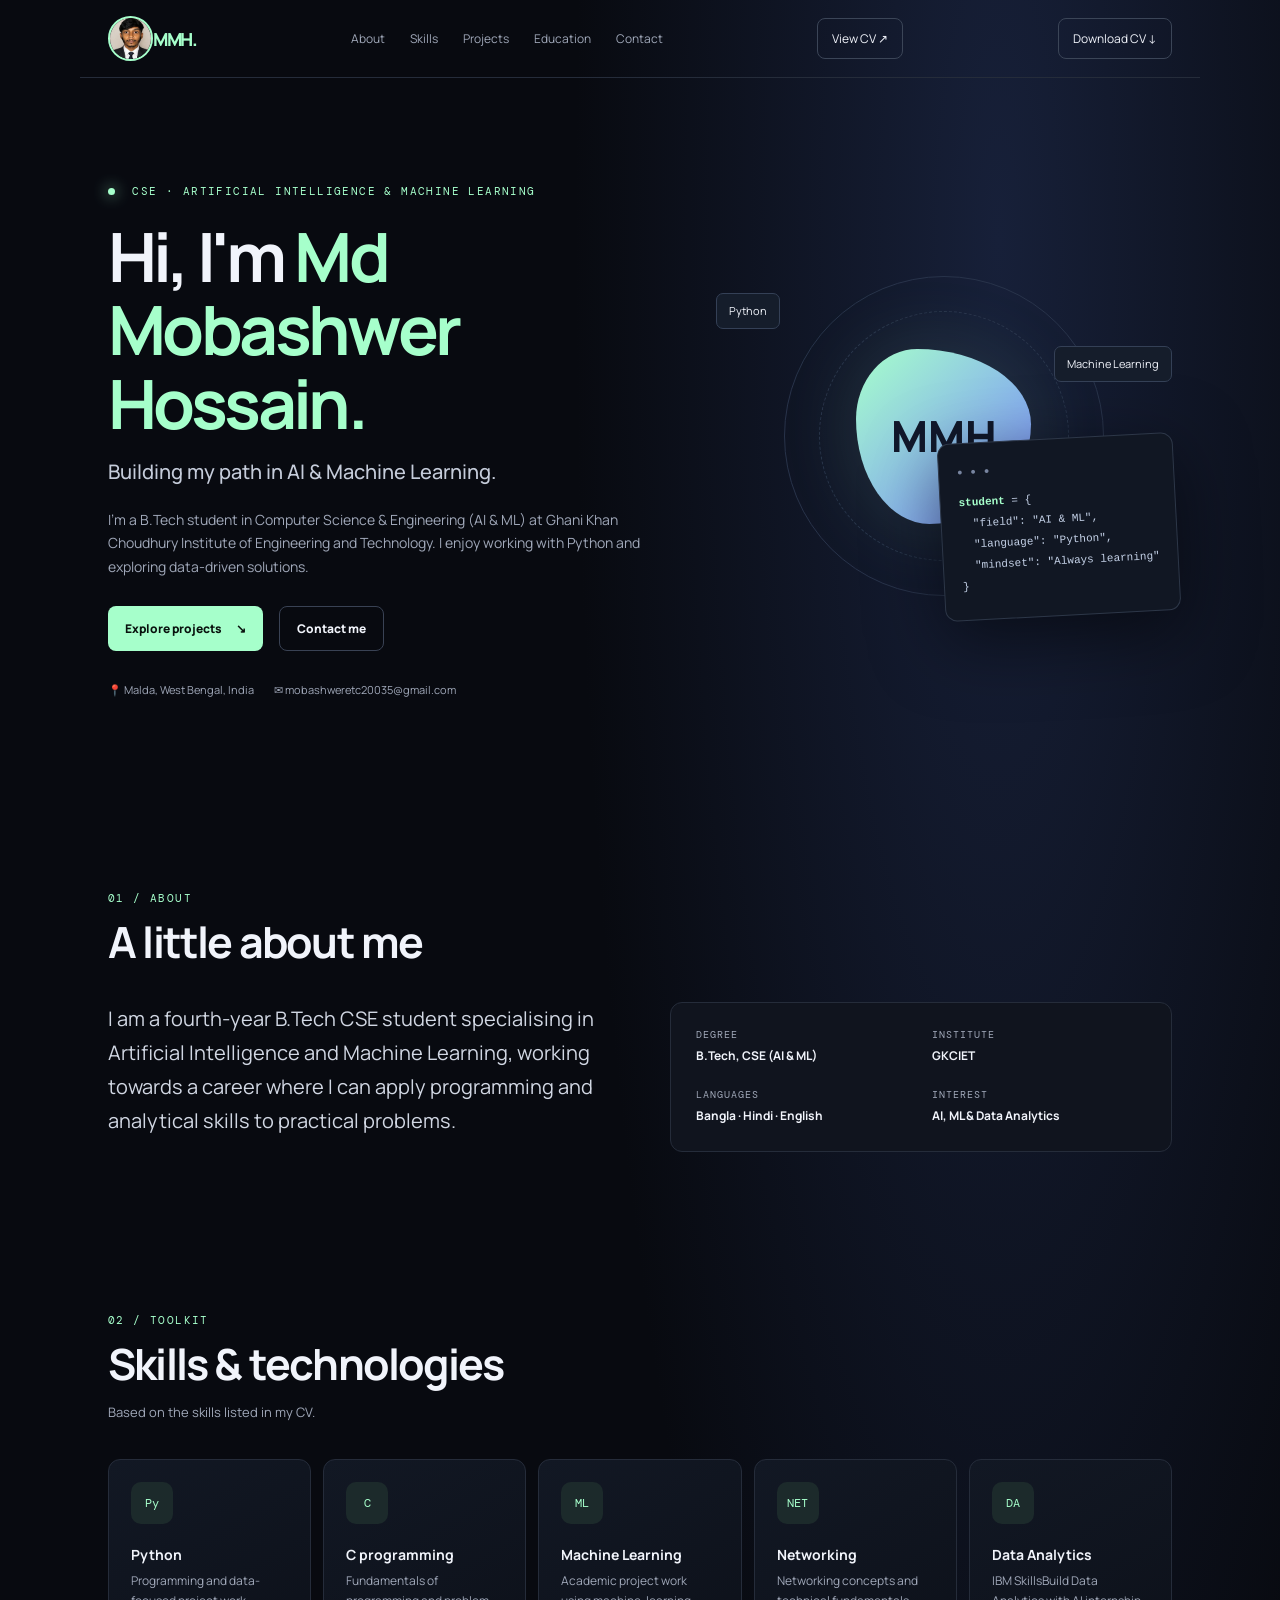
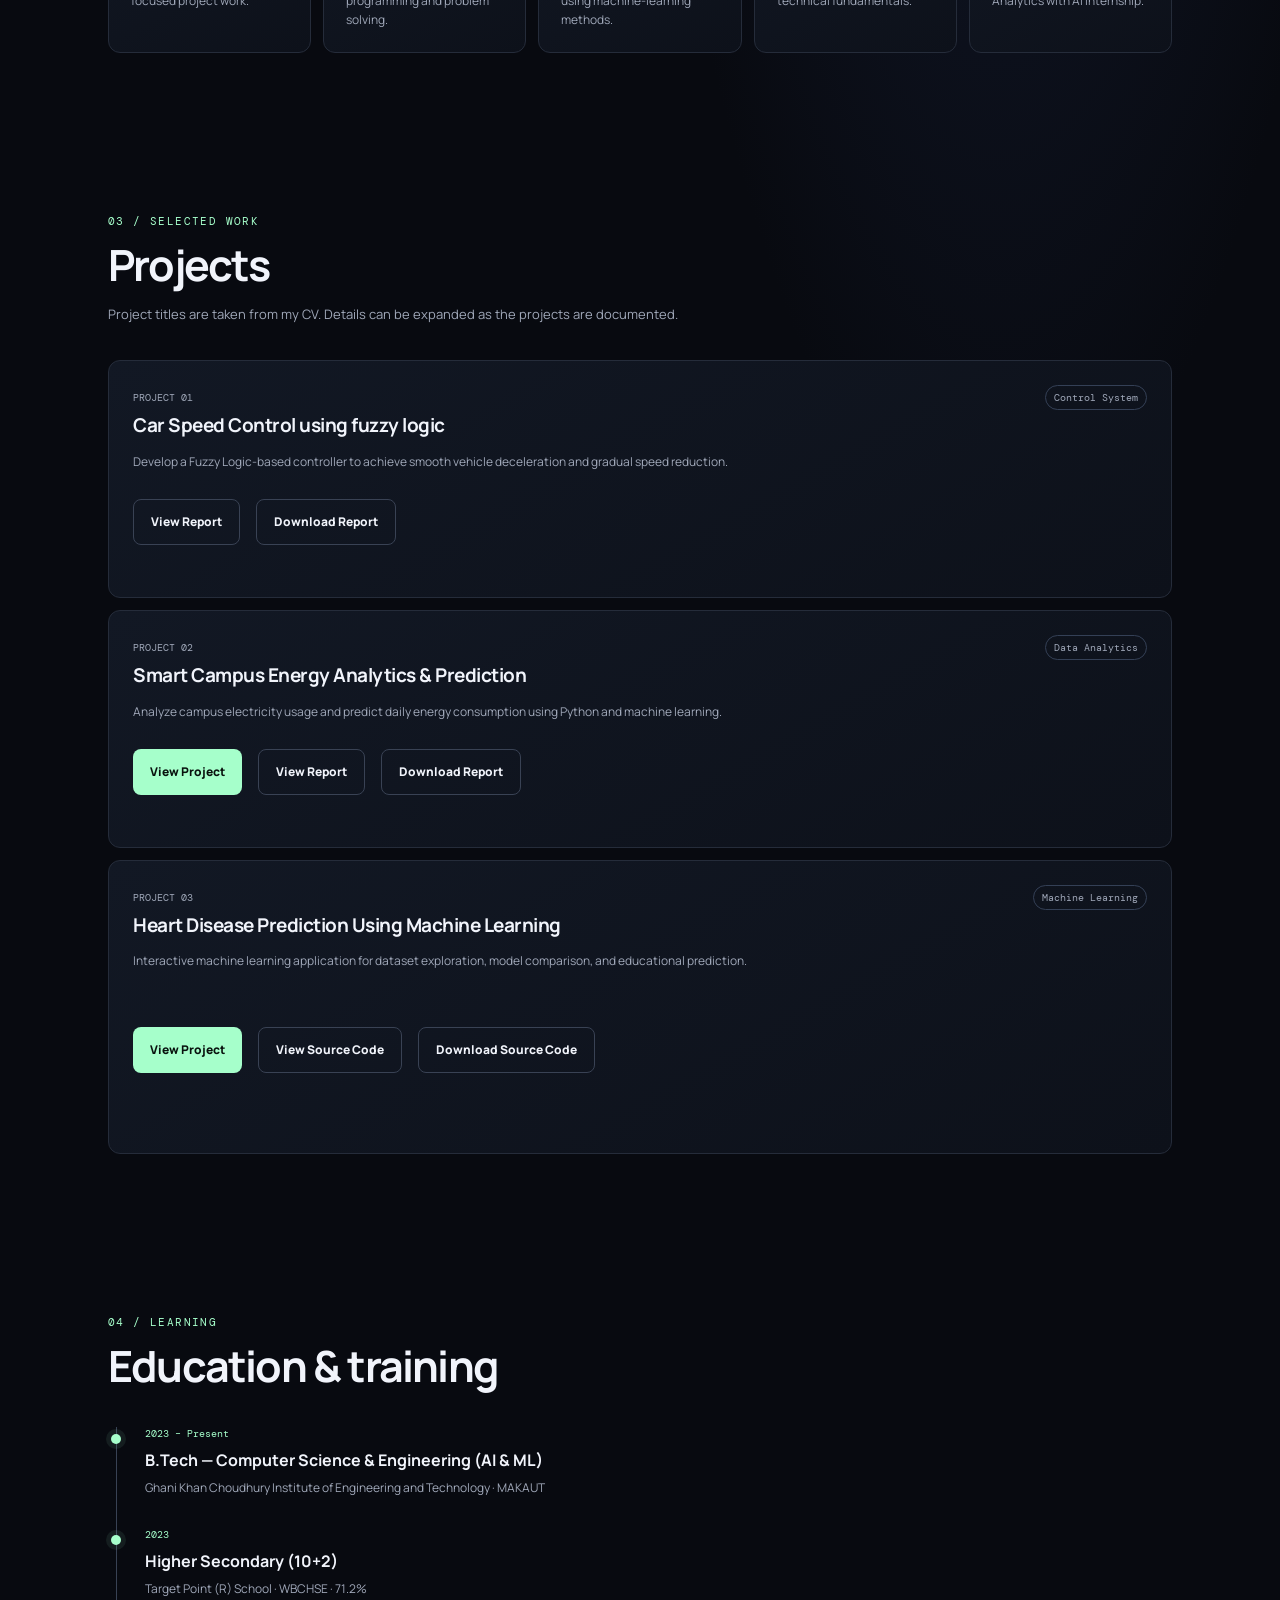
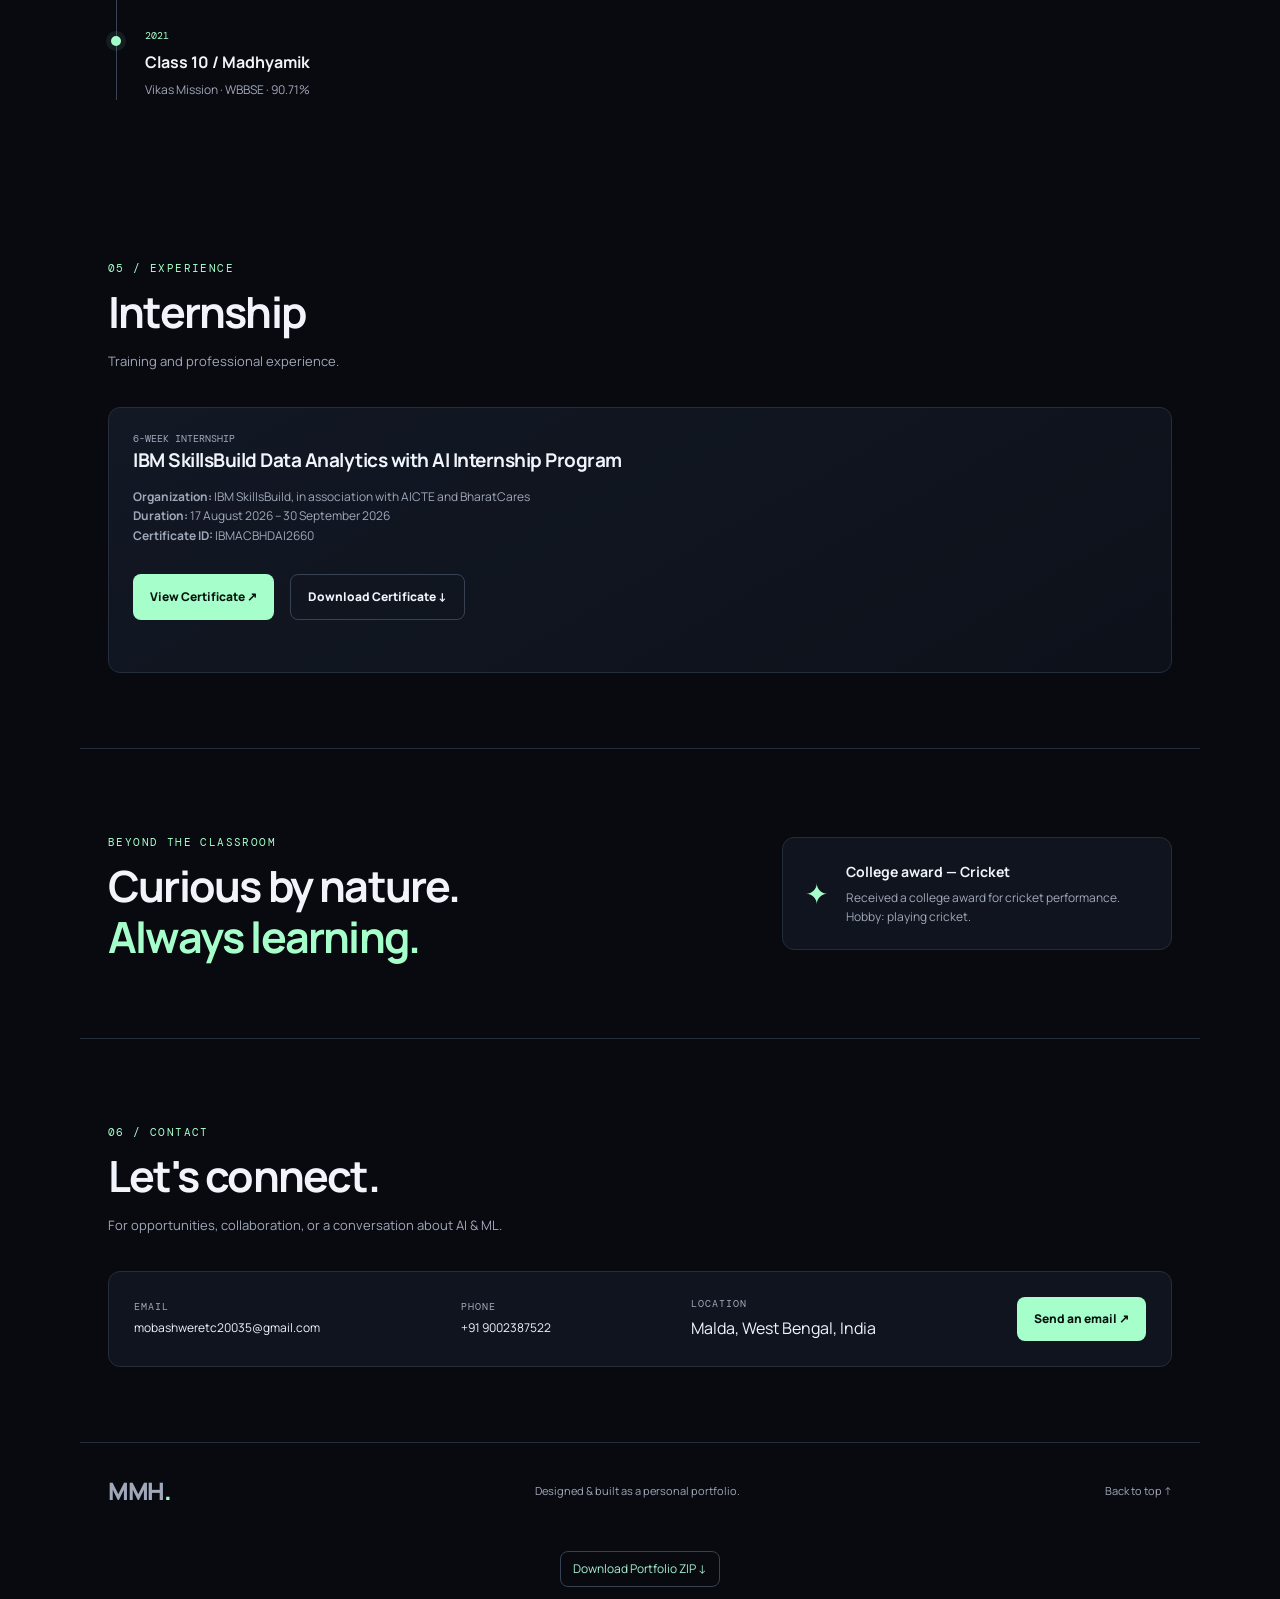
<file: index.html>
<!doctype html>
<html lang="en">
<head>
  <meta charset="utf-8">
  <meta name="viewport" content="width=device-width, initial-scale=1">
  <meta name="description" content="Portfolio of Md Mobashwer Hossain, B.Tech CSE (AI & ML) student.">
  <title>Md Mobashwer Hossain | AI & ML Portfolio</title>
  <link rel="stylesheet" href="style.css">
</head>
<body>
  <header class="topbar">
    <a class="brand" href="#home">
  <img src="assets/cv-photo-1-1.jpeg" alt="My Photo" class="profile-logo">
  <span>MMH.</span>
    </a>
    <nav aria-label="Main navigation">
      <a href="#about">About</a><a href="#skills">Skills</a><a href="#projects">Projects</a><a href="#education">Education</a><a href="#contact">Contact</a>
    </nav>
    
<a class="nav-cta" href="CV.pdf" target="_blank" rel="noopener">
  View CV ↗
</a>
<a class="nav-cta" href="CV.pdf" download>
  Download CV ↓
</a>
    
  </header>
  <main>
    <section class="hero" id="home">
      <div class="hero-copy">
        <p class="eyebrow"><span class="pulse"></span> CSE · ARTIFICIAL INTELLIGENCE & MACHINE LEARNING</p>
        <h1>Hi, I'm <span>Md Mobashwer Hossain.</span></h1>
        <h2>Building my path in AI &amp; Machine Learning.</h2>
        <p class="intro">I'm a B.Tech student in Computer Science &amp; Engineering (AI &amp; ML) at Ghani Khan Choudhury Institute of Engineering and Technology. I enjoy working with Python and exploring data-driven solutions.</p>
        <div class="hero-actions"><a class="button primary" href="#projects">Explore projects <span>↘</span></a><a class="button secondary" href="#contact">Contact me</a></div>
        <div class="hero-meta"><span>📍 Malda, West Bengal, India</span><span>✉ mobashweretc20035@gmail.com</span></div>
      </div>
      <div class="hero-card">
        <div class="orbit orbit-one"></div><div class="orbit orbit-two"></div>
        <div class="avatar" aria-label="Profile initials">MMH</div>
        <div class="code-card"><span class="dots">● ● ●</span><pre><code><b>student</b> = {
  "field": "AI & ML",
  "language": "Python",
  "mindset": "Always learning"
}</code></pre></div>
        <div class="float-tag tag-one">Python</div><div class="float-tag tag-two">Machine Learning</div>
      </div>
    </section>
    <section class="section" id="about">
      <div class="section-head"><p class="eyebrow">01 / ABOUT</p><h2>A little about me</h2></div>
      <div class="about-grid">
        <p class="large-copy">I am a fourth-year B.Tech CSE student specialising in Artificial Intelligence and Machine Learning, working towards a career where I can apply programming and analytical skills to practical problems.</p>
        <div class="info-panel"><div><span class="info-label">Degree</span><strong>B.Tech, CSE (AI &amp; ML)</strong></div><div><span class="info-label">Institute</span><strong>GKCIET</strong></div><div><span class="info-label">Languages</span><strong>Bangla · Hindi · English</strong></div><div><span class="info-label">Interest</span><strong>AI, ML &amp; Data Analytics</strong></div></div>
      </div>
    </section>
    <section class="section" id="skills">
      <div class="section-head"><p class="eyebrow">02 / TOOLKIT</p><h2>Skills &amp; technologies</h2><p class="section-note">Based on the skills listed in my CV.</p></div>
      <div class="skill-grid">
        <article class="skill-card"><span class="skill-icon">Py</span><h3>Python</h3><p>Programming and data-focused project work.</p></article>
        <article class="skill-card"><span class="skill-icon">C</span><h3>C programming</h3><p>Fundamentals of programming and problem solving.</p></article>
        <article class="skill-card"><span class="skill-icon">ML</span><h3>Machine Learning</h3><p>Academic project work using machine-learning methods.</p></article>
        <article class="skill-card"><span class="skill-icon">NET</span><h3>Networking</h3><p>Networking concepts and technical fundamentals.</p></article>
        <article class="skill-card"><span class="skill-icon">DA</span><h3>Data Analytics</h3><p>IBM SkillsBuild Data Analytics with AI internship.</p></article>
      </div>
    </section>
    <section class="section" id="projects">
      <div class="section-head"><p class="eyebrow">03 / SELECTED WORK</p><h2>Projects</h2><p class="section-note">Project titles are taken from my CV. Details can be expanded as the projects are documented.</p></div>
      <div class="project-grid">
</div>
        <article class="project-card">
  <div class="project-top">
    <span class="project-number">PROJECT 01</span>
    <span class="project-badge">Control System</span>
  </div>
  <h3>Car Speed Control using fuzzy logic</h3>
  <p>Develop a Fuzzy Logic-based controller to achieve smooth vehicle deceleration and gradual speed reduction.</p>
  <div class="hero-actions">

  
<a class="button secondary" href="car-speed-control-project/Fuzzy_Logic_Car_Speed_Control.pdf" target="_blank" rel="noopener">View Report</a>

<a class="button secondary" href="car-speed-control-project/Fuzzy_Logic_Car_Speed_Control.pdf" download>Download Report</a>

  </div>
          </article>
        <div style="height: 12px;"></div>
        
  </div>
     <article class="project-card">
  <div class="project-top">
    <span class="project-number">PROJECT 02</span>
    <span class="project-badge">Data Analytics</span>
  </div>
  <h3>Smart Campus Energy Analytics &amp; Prediction</h3>
  <p>Analyze campus electricity usage and predict daily energy consumption using Python and machine learning.</p>
  <div class="hero-actions">
    <a class="button primary" href="https://smart-campus-energy-analytics.streamlit.app" target="_blank" rel="noopener">View Project</a>
    

<a class="button secondary" href="smart-campus-project/Smart_Campus_Project_Report.pdf" target="_blank" rel="noopener">View Report</a>

<a class="button secondary" href="smart-campus-project/Smart_Campus_Project_Report.pdf" download>Download Report</a>
    
    
  </div>
     </article>
        <div style="height: 12px;"></div>
        
  </div>
      
<article class="project-card">
  <div class="project-top">
    <span class="project-number">PROJECT 03</span>
    <span class="project-badge">Machine Learning</span>
  </div>
  <h3>Heart Disease Prediction Using Machine Learning</h3>
  <p>Interactive machine learning application for dataset exploration, model comparison, and educational prediction.</p>
  <div class="hero-actions">
    

<div class="hero-actions">
  <a class="button primary"
     href="https://mdmobashwer-portfolio-7gtfse5k2z9ckjbvqbgyhs.streamlit.app/" target="_blank" rel="noopener">
    View Project
  </a>

  <a class="button secondary"
     href="https://github.com/Mobashwer7047/mdmobashwer-portfolio/tree/main/heart-disease-project" target="_blank" rel="noopener">
    View Source Code
  </a>
 <a class="button secondary" href="heart-disease-project/heart_disease_source_code.pdf" download>Download Source Code</a>
  </div>
    
    
  </div>
</article>
      
    </section>
    <section class="section" id="education">
      <div class="section-head"><p class="eyebrow">04 / LEARNING</p><h2>Education &amp; training</h2></div>
      <div class="timeline">
        <article class="timeline-item"><span class="timeline-dot"></span><p class="timeline-date">2023 – Present</p><h3>B.Tech — Computer Science &amp; Engineering (AI &amp; ML)</h3><p>Ghani Khan Choudhury Institute of Engineering and Technology · MAKAUT</p></article>
        
        <article class="timeline-item"><span class="timeline-dot"></span><p class="timeline-date">2023</p><h3>Higher Secondary (10+2)</h3><p>Target Point (R) School · WBCHSE · 71.2%</p></article>
        <article class="timeline-item"><span class="timeline-dot"></span><p class="timeline-date">2021</p><h3>Class 10 / Madhyamik</h3><p>Vikas Mission · WBBSE · 90.71%</p></article>
      </div>
    </section>
    <section class="section" id="internship">
  <div class="section-head">
    <p class="eyebrow">05 / EXPERIENCE</p>
    <h2>Internship</h2>
    <p class="section-note">Training and professional experience.</p>
  </div>

  <article class="project-card">
    <div class="project-top">
      <span class="project-number">6-WEEK INTERNSHIP</span>
    </div>

    <h3>IBM SkillsBuild Data Analytics with AI Internship Program</h3>

    <p><strong>Organization:</strong> IBM SkillsBuild, in association with AICTE and BharatCares</p>

    <p><strong>Duration:</strong> 17 August 2026 – 30 September 2026</p>

    <p><strong>Certificate ID:</strong> IBMACBHDAI2660</p>

    <div class="hero-actions">
      <a class="button primary" href="internship-certificate.pdf" target="_blank" rel="noopener">View Certificate ↗</a>
      <a class="button secondary" href="internship-certificate.pdf" download>Download Certificate ↓</a>
    </div>
  </article>
    </section>
    <section class="section achievement">
      <div><p class="eyebrow">BEYOND THE CLASSROOM</p><h2>Curious by nature.<br><span>Always learning.</span></h2></div>
      <div class="achievement-card"><span class="trophy">✦</span><div><h3>College award — Cricket</h3><p>Received a college award for cricket performance. Hobby: playing cricket.</p></div></div>
    </section>
    <section class="section contact-section" id="contact">
      <div class="section-head"><p class="eyebrow">06 / CONTACT</p><h2>Let's connect.</h2><p class="section-note">For opportunities, collaboration, or a conversation about AI &amp; ML.</p></div>
      <div class="contact-card"><div><span class="info-label">Email</span><a href="mailto:mobashweretc20035@gmail.com">mobashweretc20035@gmail.com</a></div><div><span class="info-label">Phone</span><a href="tel:+919002387522">+91 9002387522</a></div><div><span class="info-label">Location</span><span>Malda, West Bengal, India</span></div><a class="button primary" href="mailto:mobashweretc20035@gmail.com">Send an email ↗</a></div>
    </section>
  </main>
  <footer><a class="brand" href="#home">MMH<span>.</span></a><p>Designed &amp; built as a personal portfolio.</p><a href="#home">Back to top ↑</a></footer>
  <script src="script.js"></script>
  
<div style="text-align:center; padding:12px 0; font-size:12px;">
  <a href="https://github.com/Mobashwer7047/mdmobashwer-portfolio/archive/refs/heads/main.zip"
     style="color:#a7f3d0; text-decoration:none; border:1px solid #374151; border-radius:8px; padding:7px 12px; display:inline-block;">
    Download Portfolio ZIP ↓
  </a>
</div>
  
</body>
</html>
</file>
<file: style.css>
@import url('https://fonts.googleapis.com/css2?family=DM+Mono:wght@400;500&family=Manrope:wght@400;500;600;700;800&display=swap');
:root{--bg:#080a10;--panel:#10141e;--panel2:#151b27;--text:#f1f4fb;--muted:#a0a8b9;--line:#252c3a;--accent:#a6ffcb;--accent2:#8d9cff;--max:1120px}
*{box-sizing:border-box}html{scroll-behavior:smooth;scroll-padding-top:90px}body{margin:0;background:radial-gradient(ellipse at 78% 5%,#172039 0,transparent 30%),var(--bg);color:var(--text);font-family:Manrope,Arial,sans-serif;line-height:1.65}a{color:inherit;text-decoration:none}.topbar{height:78px;max-width:var(--max);margin:auto;padding:0 28px;display:flex;align-items:center;justify-content:space-between;border-bottom:1px solid var(--line)}.brand{font-weight:800;font-size:24px;letter-spacing:-1.5px}.brand span{color:var(--accent)}nav{display:flex;gap:25px;color:var(--muted);font-size:12px}nav a:hover,footer a:hover{color:var(--accent)}.nav-cta{border:1px solid #3b4557;border-radius:8px;padding:10px 14px;font-size:12px}.hero{max-width:var(--max);margin:auto;padding:95px 28px 105px;display:grid;grid-template-columns:1.1fr .9fr;align-items:center;gap:50px;min-height:610px}.eyebrow{font:11px 'DM Mono',monospace;letter-spacing:1.4px;color:var(--accent);text-transform:uppercase}.pulse{display:inline-block;width:7px;height:7px;background:var(--accent);border-radius:50%;margin-right:9px;box-shadow:0 0 15px var(--accent)}h1{font-size:clamp(42px,6vw,68px);line-height:1.08;letter-spacing:-3.6px;margin:22px 0 15px}h1 span,.achievement h2 span{color:var(--accent)}.hero h2{font-size:20px;color:#c5ccda;font-weight:500;margin:0 0 20px}.intro{max-width:560px;color:var(--muted);font-size:14px}.hero-actions{display:flex;gap:12px;margin:28px 0}.button{display:inline-flex;align-items:center;gap:14px;border-radius:8px;padding:12px 17px;font-size:12px;font-weight:800;transition:transform .2s}.button:hover{transform:translateY(-2px)}.primary{background:var(--accent);color:#09120e}.secondary{border:1px solid #394254}.hero-meta{display:flex;gap:20px;flex-wrap:wrap;font-size:11px;color:var(--muted);margin-top:30px}.hero-card{height:390px;position:relative;display:grid;place-items:center;isolation:isolate}.orbit{position:absolute;border:1px solid #28334a;border-radius:50%;aspect-ratio:1;z-index:-1}.orbit-one{width:320px}.orbit-two{width:250px;border-style:dashed;animation:spin 30s linear infinite}.avatar{width:175px;height:175px;border-radius:35% 65% 58% 42% / 40% 43% 57% 60%;display:grid;place-items:center;background:linear-gradient(135deg,#a6ffcb,#7788ff);color:#11182b;font-size:43px;font-weight:800;box-shadow:0 0 80px #a6ffcb20}.code-card{position:absolute;bottom:15px;right:-5px;background:#111723;border:1px solid #2d3748;border-radius:12px;padding:12px 18px;box-shadow:0 20px 70px #0008;transform:rotate(-3deg)}.dots{color:#7885a0;font-size:9px;letter-spacing:3px}.code-card pre{font:11px/1.8 'DM Mono',monospace;color:#c5d2e8}.code-card b{color:var(--accent)}.float-tag{position:absolute;background:#151d2b;border:1px solid #344056;padding:8px 12px;border-radius:7px;font-size:11px}.tag-one{top:52px;left:0}.tag-two{top:105px;right:0}.section{max-width:var(--max);margin:auto;padding:75px 28px}.section-head{margin-bottom:35px}.section-head h2,.achievement h2{font-size:clamp(30px,4vw,43px);letter-spacing:-1.8px;line-height:1.2;margin:8px 0}.section-note{font-size:13px;color:var(--muted)}.about-grid{display:grid;grid-template-columns:1fr 1fr;gap:60px}.large-copy{font-size:20px;line-height:1.7;color:#d1d7e3;margin:0}.info-panel{display:grid;grid-template-columns:1fr 1fr;gap:22px;padding:25px;background:var(--panel);border:1px solid var(--line);border-radius:12px}.info-panel div,.contact-card div{display:flex;flex-direction:column;gap:5px}.info-label{font:10px 'DM Mono',monospace;color:var(--muted);text-transform:uppercase;letter-spacing:1px}.info-panel strong{font-size:12px}.skill-grid{display:grid;grid-template-columns:repeat(5,1fr);gap:12px}.skill-card,.project-card{background:linear-gradient(150deg,#121824,#0d111a);border:1px solid var(--line);border-radius:12px;padding:22px}.skill-icon{display:grid;place-items:center;width:42px;height:42px;background:#1c2a2b;color:var(--accent);border-radius:10px;font:12px 'DM Mono',monospace}.skill-card h3{font-size:14px;margin:19px 0 5px}.skill-card p,.project-card p,.timeline-item p,.achievement-card p{font-size:12px;color:var(--muted);margin:0}.project-grid{display:grid;grid-template-columns:1fr 1fr;gap:18px}.project-card{padding:24px;overflow:hidden}.project-top{display:flex;justify-content:space-between;align-items:center;font:10px 'DM Mono',monospace;color:var(--muted)}.project-badge{border:1px solid #344056;padding:5px 8px;border-radius:20px}.project-art{height:145px;margin:22px 0;background:#111b25;border:1px solid #263245;border-radius:8px;position:relative;overflow:hidden;display:grid;place-items:center}.heart-art{background:radial-gradient(ellipse,#342339,#101722 70%)}.heart{font-size:90px;color:#ff789e;line-height:1;text-shadow:0 0 40px #ff789e55}.chart-line{position:absolute;width:100%;height:2px;background:var(--accent);transform:rotate(-8deg);opacity:.7}.car-art{background:linear-gradient(#152234,#0e141e);font-size:55px;color:var(--accent2)}.road{position:absolute;bottom:18px;left:0;right:0;border-top:2px dashed #55617a}.project-card h3{font-size:19px;letter-spacing:-.5px;margin:0 0 10px}.tags{display:flex;gap:7px;flex-wrap:wrap;margin-top:18px}.tags span{background:#1b2331;border-radius:5px;padding:5px 8px;color:#bfc9db;font-size:10px}.timeline{border-left:1px solid #384254;margin-left:8px;padding-left:28px;display:grid;gap:30px}.timeline-item{position:relative}.timeline-dot{position:absolute;left:-34px;top:7px;width:10px;height:10px;background:var(--accent);border-radius:50%;box-shadow:0 0 0 5px #a6ffcb14}.timeline-date{font:10px 'DM Mono',monospace!important;color:var(--accent)!important;margin-bottom:7px!important}.timeline-item h3{font-size:16px;margin:0 0 5px}.achievement{border-top:1px solid var(--line);border-bottom:1px solid var(--line);display:flex;justify-content:space-between;align-items:center;gap:35px}.achievement h2{margin-bottom:0}.achievement-card{display:flex;gap:18px;align-items:center;background:var(--panel);border:1px solid var(--line);border-radius:12px;padding:22px;max-width:390px}.achievement-card h3{font-size:14px;margin:0 0 5px}.trophy{font-size:28px;color:var(--accent)}.contact-card{display:flex;align-items:center;justify-content:space-between;gap:20px;flex-wrap:wrap;background:var(--panel);border:1px solid var(--line);border-radius:12px;padding:25px}.contact-card a:not(.button){font-size:12px}.contact-card a:not(.button):hover{color:var(--accent)}footer{max-width:var(--max);margin:auto;padding:28px;display:flex;align-items:center;justify-content:space-between;color:var(--muted);font-size:11px;border-top:1px solid var(--line)}footer p{margin:0}@keyframes spin{to{transform:rotate(360deg)}}@media(max-width:800px){.topbar{height:auto;min-height:70px;flex-wrap:wrap;gap:12px;padding:15px 20px}nav{order:3;width:100%;overflow-x:auto;gap:20px;padding:7px 0}.hero{grid-template-columns:1fr;padding:65px 22px 55px;gap:5px}.hero-card{height:330px}.code-card{right:0}.section{padding:55px 22px}.about-grid{grid-template-columns:1fr;gap:25px}.skill-grid{grid-template-columns:repeat(2,1fr)}.project-grid{grid-template-columns:1fr}.achievement{align-items:flex-start;flex-direction:column}.contact-card{align-items:flex-start;flex-direction:column}footer{gap:12px;flex-wrap:wrap}}@media(max-width:420px){h1{letter-spacing:-2px}.nav-cta{padding:8px}.skill-grid{grid-template-columns:1fr 1fr}.hero-meta{flex-direction:column;gap:8px}.info-panel{gap:18px;padding:18px}}
.brand {
  display: flex;
  align-items: center;
}

.profile-logo {
  width: 45px;
  height: 45px;
  border-radius: 50%;
  object-fit: cover;
  display: block;
  border: 2px solid #a6ffcb;
}
header.topbar a.brand span {
  font-size: 18px !important;
  display: inline-block !important;
  line-height: 1 !important;
}
/* Fix dashed line crossing hero buttons */
.hero-actions {
  position: relative;
  z-index: 10;
  display: flex;
  flex-wrap: wrap;
  gap: 16px;
}

.hero-actions .btn {
  position: relative;
  z-index: 11;
}

.hero::after {
  display: none !important;
}
</file>
